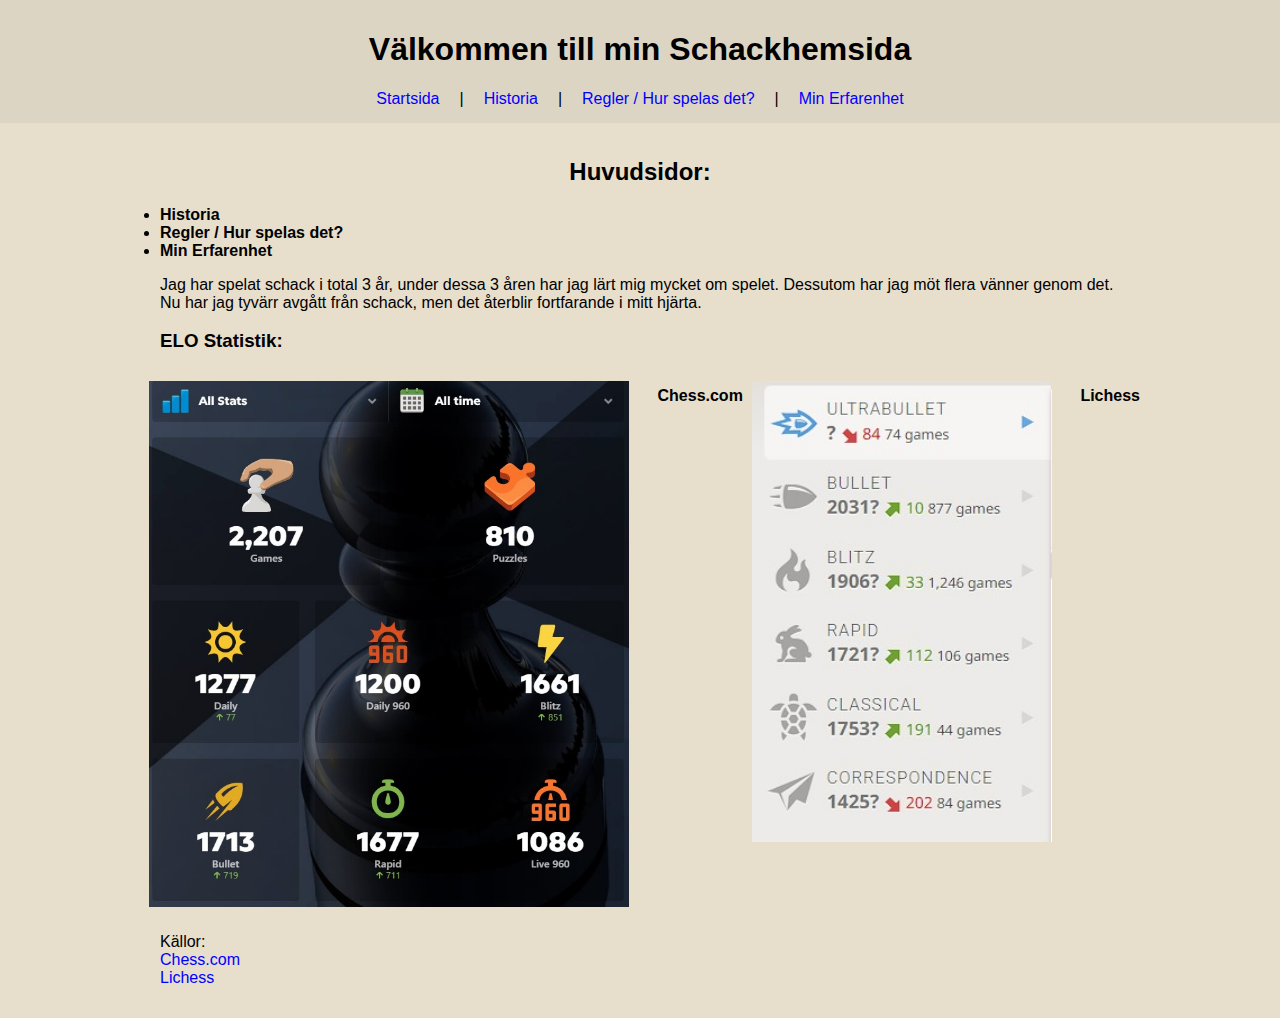
<file: index.html>
<!DOCTYPE html>
<html lang="sv">
<head>
<meta charset="UTF-8">
<meta name="viewport" content="width=device-width, initial-scale=1.0">
<link rel="stylesheet" href="style.css">
	<title>Ismail's Schackintresse</title>
</head>
<body>
<header>
<h1>Välkommen till min Schackhemsida</h1>
<nav class="main-nav">
	<ul> 
		<li><a href="index.html">Startsida</a></li>|
		<li><a href="historia.html">Historia</a></li>|
		<li><a href="regler.html">Regler / Hur spelas det?</a></li>|
		<li><a href="erfarenhet.html">Min Erfarenhet</a></li>
	</ul>
</nav>
</header>

<main>
<section>
<h2>Huvudsidor:</h2>
	<ul>
	<li><strong>Historia</strong></li>
	<li><strong>Regler / Hur spelas det?</strong></li>
	<li><strong>Min Erfarenhet</strong></li>
	</ul>
        <p>Jag har spelat schack i total 3 år, under dessa 3 åren har jag lärt mig mycket om spelet. Dessutom har jag möt flera vänner genom det. <br> Nu har jag tyvärr avgått från schack, men det återblir fortfarande i mitt hjärta.</p>	
	<h3>ELO Statistik:</h3>
  <div class="img-row">
    <img src="elostats.jpg" alt="Elo statistik" width="480">
	<p><b>Chess.com</p></b>
    <img src="chessstats2.jpg" alt="Elo statistik 2" width="300">
    <p><b>Lichess</b></p>
</section>
<p>Källor:<br><a href="https://www.chess.com/member/il333" target=default> Chess.com</a><br><a href="https://lichess.org/@/il333" target=default> Lichess</a></p>
</main>
</body>
</html>
</file>
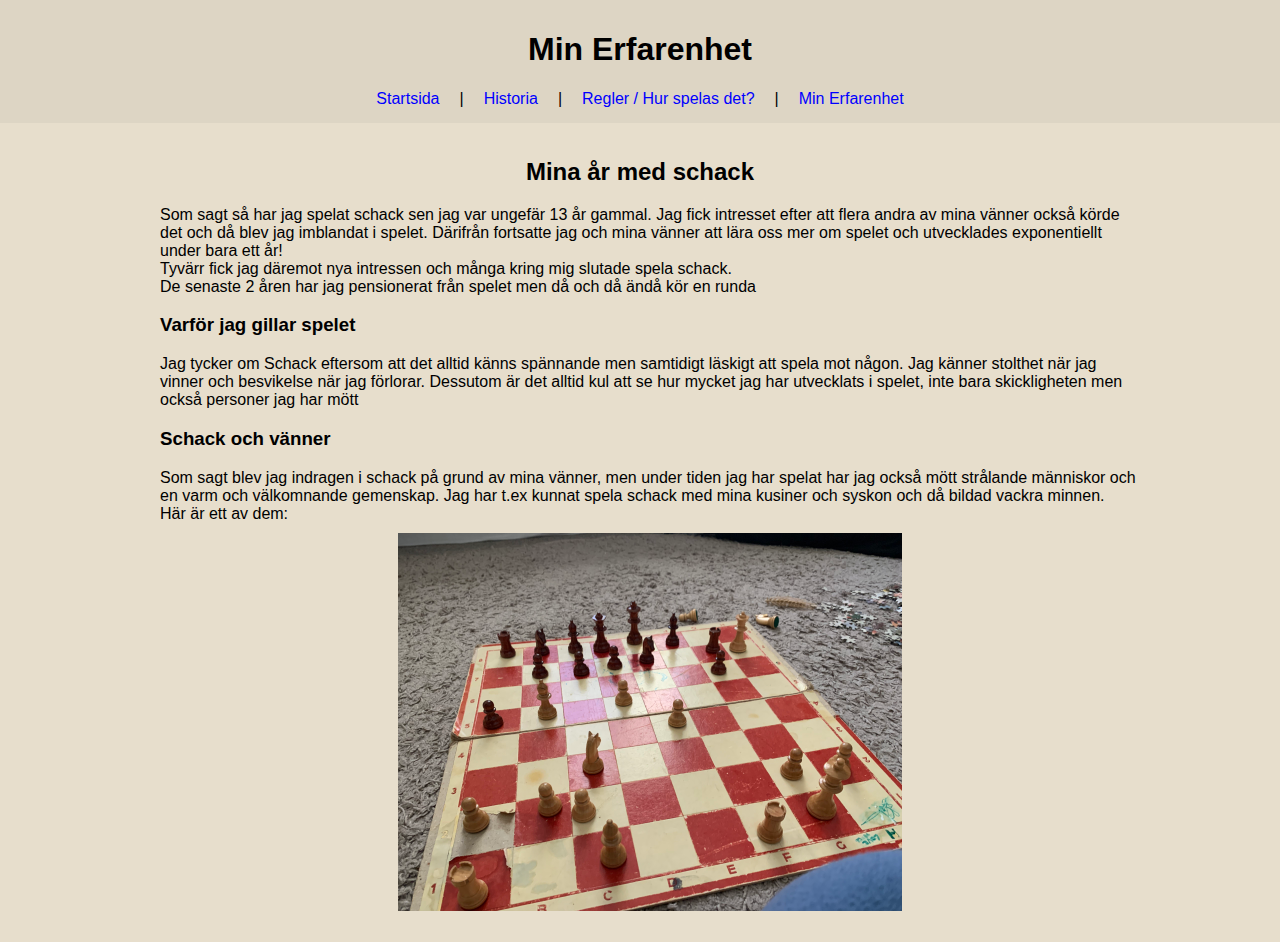
<file: erfarenhet.html>
<!DOCTYPE html>
<html lang="sv">
<head>
<meta charset="UTF-8">
<meta name="viewport" content="width=device-width, initial-scale=1.0">
<link rel="stylesheet" href="style.css">
<title>Min Erfarenhet</title>
</head>
<body>
<header>
<h1>Min Erfarenhet</h1>
<nav class="main-nav">
	<ul>
		<li><a href="index.html">Startsida</a></li>|
		<li><a href="historia.html">Historia</a></li>|
		<li><a href="regler.html">Regler / Hur spelas det?</a></li>|
		<li><a href="erfarenhet.html">Min Erfarenhet</a></li>
	</ul>
</nav>
</header>

<main>
<section>
<h2>Mina år med schack</h2>
	<p> Som sagt så har jag spelat schack sen jag var ungefär 13 år gammal. Jag fick intresset efter att flera andra av mina vänner också körde det och då blev jag imblandat i spelet. Därifrån fortsatte jag och mina vänner att lära oss mer om spelet och utvecklades exponentiellt under bara ett år!
<br> Tyvärr fick jag däremot nya intressen och många kring mig slutade spela schack.<br>De senaste 2 åren har jag pensionerat från spelet men då och då ändå kör en runda</p>
<h3>Varför jag gillar spelet</h3>
	<p> Jag tycker om Schack eftersom att det alltid känns spännande men samtidigt läskigt att spela mot någon. Jag känner stolthet när jag vinner och besvikelse när jag förlorar. Dessutom är det alltid kul att se hur mycket jag har utvecklats i spelet, inte bara skickligheten men också personer jag har mött	</p>
<h3>Schack och vänner</h3>
	<p> Som sagt blev jag indragen i schack på grund av mina vänner, men under tiden jag har spelat har jag också mött strålande människor och en varm och välkomnande gemenskap. Jag har t.ex kunnat spela schack med mina kusiner och syskon och då bildad vackra minnen. 
<br>Här är ett av dem: <img src="irlschack.jpg" alt="IRL schack" style="max-width:504px; height:auto;"></p>
</section>
</main>
</body>
</html>
</file>
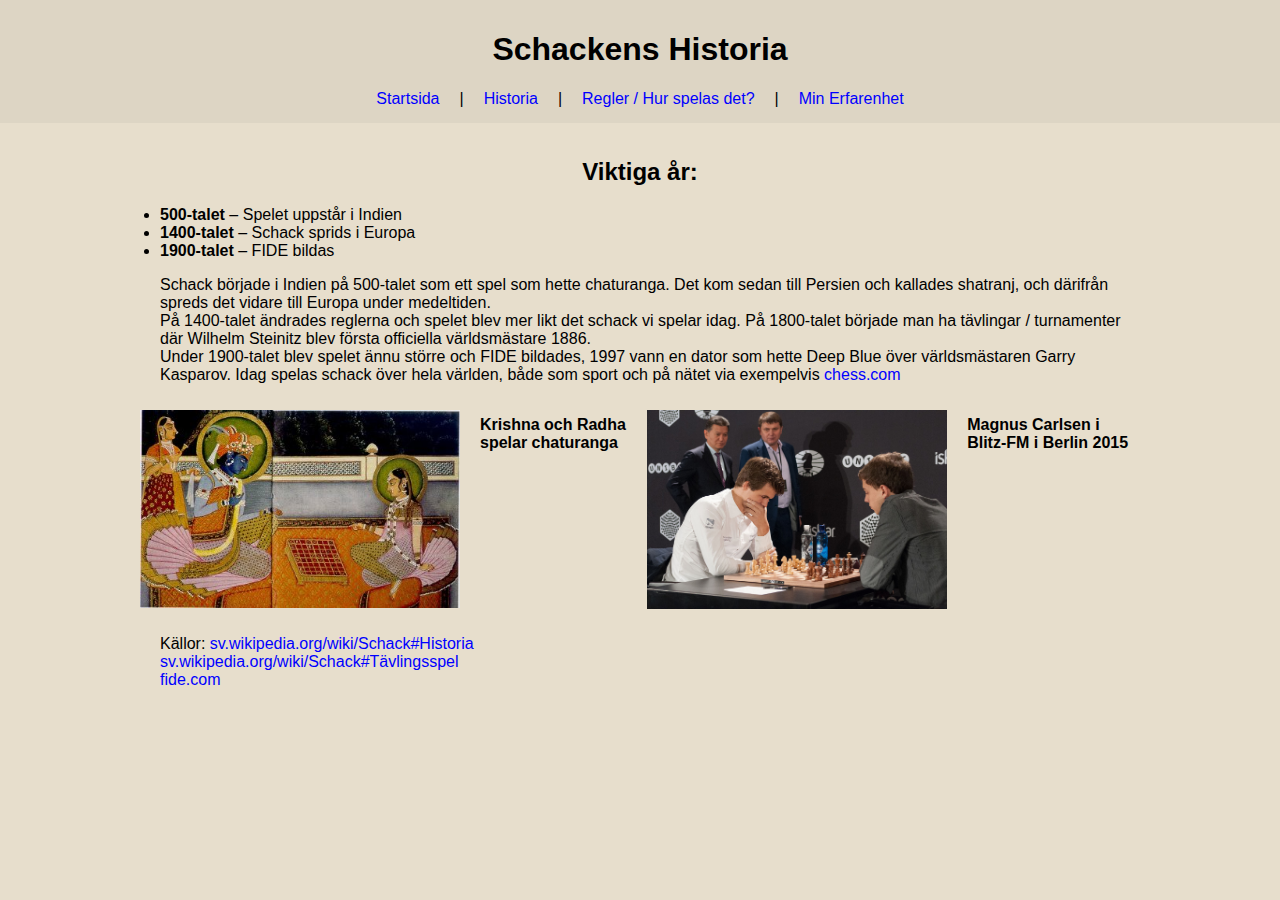
<file: historia.html>
<!DOCTYPE html>
<html lang="sv">
<head>
<meta charset="UTF-8">
<meta name="viewport" content="width=device-width, initial-scale=1.0">
<link rel="stylesheet" href="style.css">
<title>Schackens Historia</title>
</head>
<body>
<header>
<h1>Schackens Historia</h1>
<nav class="main-nav">
	<ul>
		<li><a href="index.html">Startsida</a></li>|
		<li><a href="historia.html">Historia</a></li>|
		<li><a href="regler.html">Regler / Hur spelas det?</a></li>|
		<li><a href="erfarenhet.html">Min Erfarenhet</a></li>
	</ul>
</nav>
</header>
<main>
<section>
	<h2>Viktiga år:</h2>
	<ul>
	<li><b>500-talet</b> – Spelet uppstår i Indien</li>
	<li><b>1400-talet</b> – Schack sprids i Europa</li>
	<li><b>1900-talet</b> – FIDE bildas</li>
	</ul>
			<p> Schack började i Indien på 500-talet som ett spel som hette chaturanga. Det kom sedan till Persien och kallades shatranj, och därifrån spreds det vidare till Europa under medeltiden. <br>
                På 1400-talet ändrades reglerna och spelet blev mer likt det schack vi spelar idag.
                På 1800-talet började man ha tävlingar / turnamenter där Wilhelm Steinitz blev första officiella världsmästare 1886. <br>
                Under 1900-talet blev spelet ännu större och FIDE bildades, 1997 vann en dator som hette Deep Blue över världsmästaren Garry Kasparov.
                Idag spelas schack över hela världen, både som sport och på nätet via exempelvis <a href="https://www.chess.com/" target=default>chess.com</a></p>
<div class="img-row">
    <img src="Radha-Krishna_chess.jpg" alt="Schack i Indien" width="320">
    <p><b>Krishna och Radha spelar chaturanga</b></p>
    <img src="15-10-10-Magnus_Carlsen-RalfR-N3S_2391.jpg" alt="Magnus Carlsen spelar schack" width="300">
    <p><b>Magnus Carlsen i Blitz-FM i Berlin 2015</b></p>
</div>

</section>
<footer>
<p>Källor:<a href="https://sv.wikipedia.org/wiki/Schack#Historia" target=default> sv.wikipedia.org/wiki/Schack#Historia</a><br><a href="https://sv.wikipedia.org/wiki/Schack#T%C3%A4vlingsspel" target=default> sv.wikipedia.org/wiki/Schack#Tävlingsspel</a><br><a href="https://www.fide.com/" target=default>fide.com</p>
</footer>
</main>
</body>
</html>
</file>
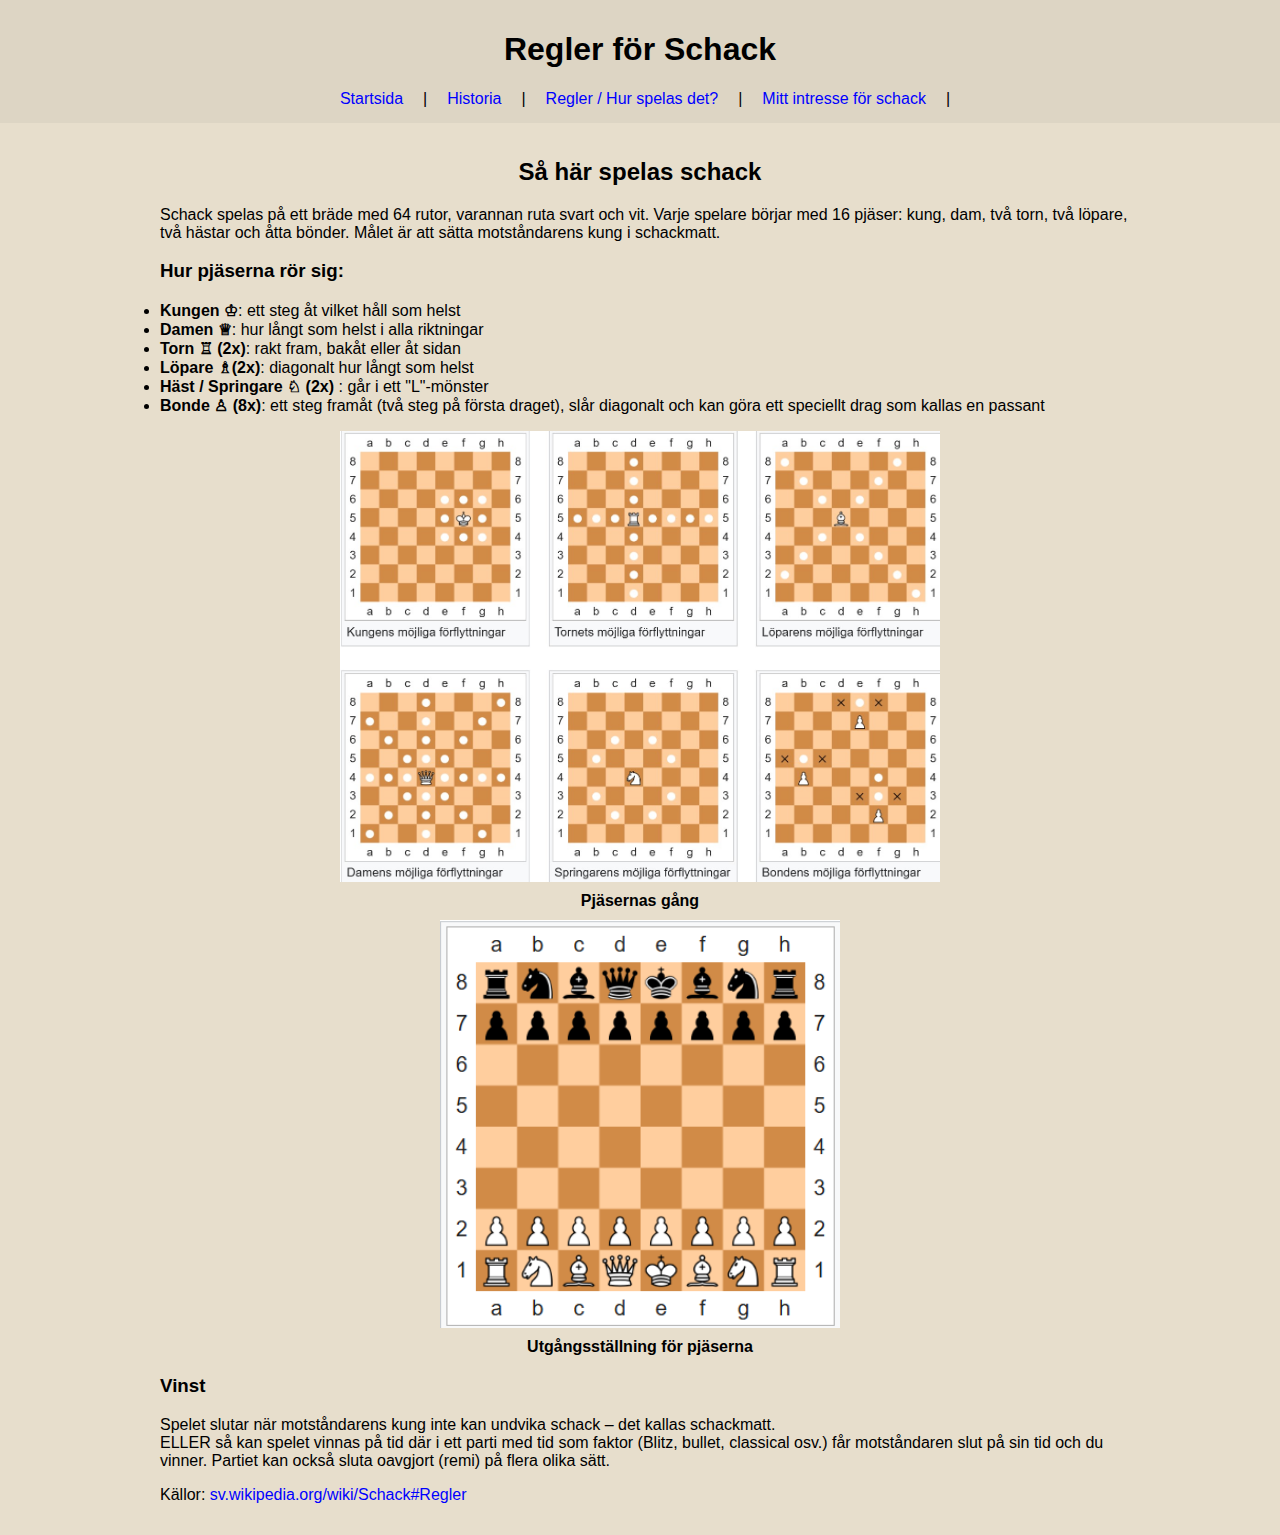
<file: regler.html>
<!DOCTYPE html>
<html lang="sv">
<head>
<meta charset="UTF-8">
<meta name="viewport" content="width=device-width, initial-scale=1.0">
<link rel="stylesheet" href="style.css">
<title>Regler / Hur spelas Schack?</title>
</head>
<body>
<header>
	<h1>Regler för Schack</h1>
<nav class="main-nav">
<ul>
<li><a href="index.html">Startsida</a></li>|
<li><a href="historia.html">Historia</a></li>|
<li><a href="regler.html">Regler / Hur spelas det?</a></li>|
<li><a href="erfarenhet.html">Mitt intresse för schack</a></li>|
</ul>
</nav>
</header>
    <main>
	<section>
	<h2>Så här spelas schack</h2>
	<p>
	Schack spelas på ett bräde med 64 rutor, varannan ruta svart och vit. 
	Varje spelare börjar med 16 pjäser: kung, dam, två torn, två löpare, två hästar och åtta bönder. 
	Målet är att sätta motståndarens kung i schackmatt.
	</p>	
	<h3>Hur pjäserna rör sig:</h3>
	<ul>
	<li><b>Kungen ♔</b>: ett steg åt vilket håll som helst</li>
	<li><b>Damen ♕</b>: hur långt som helst i alla riktningar</li>
	<li><b>Torn ♖ (2x)</b>: rakt fram, bakåt eller åt sidan</li>
	<li><b>Löpare ♗(2x)</b>: diagonalt hur långt som helst</li>
	<li><b>Häst / Springare ♘ (2x) </b>: går i ett "L"-mönster</li>
	<li><b>Bonde ♙ (8x)</b>: ett steg framåt (två steg på första draget), slår diagonalt och kan göra ett speciellt drag som kallas en passant</li>
	</ul>
<center>
	<img src="Schack – Wikipedia - Google Chrome 10_7_2025 6_52_19 PM.jpg" alt="pjäsernas gång" width="600"><b>Pjäsernas gång</b>
	<br><img src="Schack – Wikipedia - Google Chrome 10_7_2025 7_08_36 PM.png" alt="schackbrädet default" width="400">
	<b>Utgångsställning för pjäserna</b>
</center>


<h3>Vinst</h3>
	<p>
	Spelet slutar när motståndarens kung inte kan undvika schack – det kallas schackmatt. <br>
	ELLER så kan spelet vinnas på tid där i ett parti med tid som faktor (Blitz, bullet, classical osv.) får motståndaren slut på sin tid och du vinner.
	Partiet kan också sluta oavgjort (remi) på flera olika sätt.
	</p>
</section>
<footer>
<p>Källor:<a href="https://sv.wikipedia.org/wiki/Schack" target=default> sv.wikipedia.org/wiki/Schack#Regler</a></p>
</footer>
</main>
</body>
</html>
</file>
<file: style.css>
body {
    font-family: Arial, sans-serif;
    background-color: #E7DECC;
    margin: 0;
    padding: 0;
}
header {
    background: #0000000a;
    padding: 10px 0;
}
h1, h2 {
    text-align: center;
}
main {
    max-width: 1000px;
    margin: 0 auto;
    padding: 15px;
}
p, ul {
    text-align: left;
    padding-left: 20px;
}
h3, h4 {
    text-align: left;
    padding-left: 20px;
}
a {
    text-decoration: none;
    color: blue;
}
a:hover {
    color: purple;
}
img {
    display: block;
    margin: 10px auto;
    max-width: 100%;
}
.main-nav ul {
    list-style: none;
    display: flex;
    justify-content: center;
    gap: 10px;
    padding: 0;
    margin: 5px 0;
}
.img-row {
    display: flex;
    gap: 0px;
    justify-content: center; 
    align-items: flex-start;
}
.img-row img {
    max-width: 48%;
    height: auto;
    display: block;
}
.main-nav a {
    padding: 6px 10px;
    border-radius: 6px;
}
div {
    text-align: center;
}
</file>
